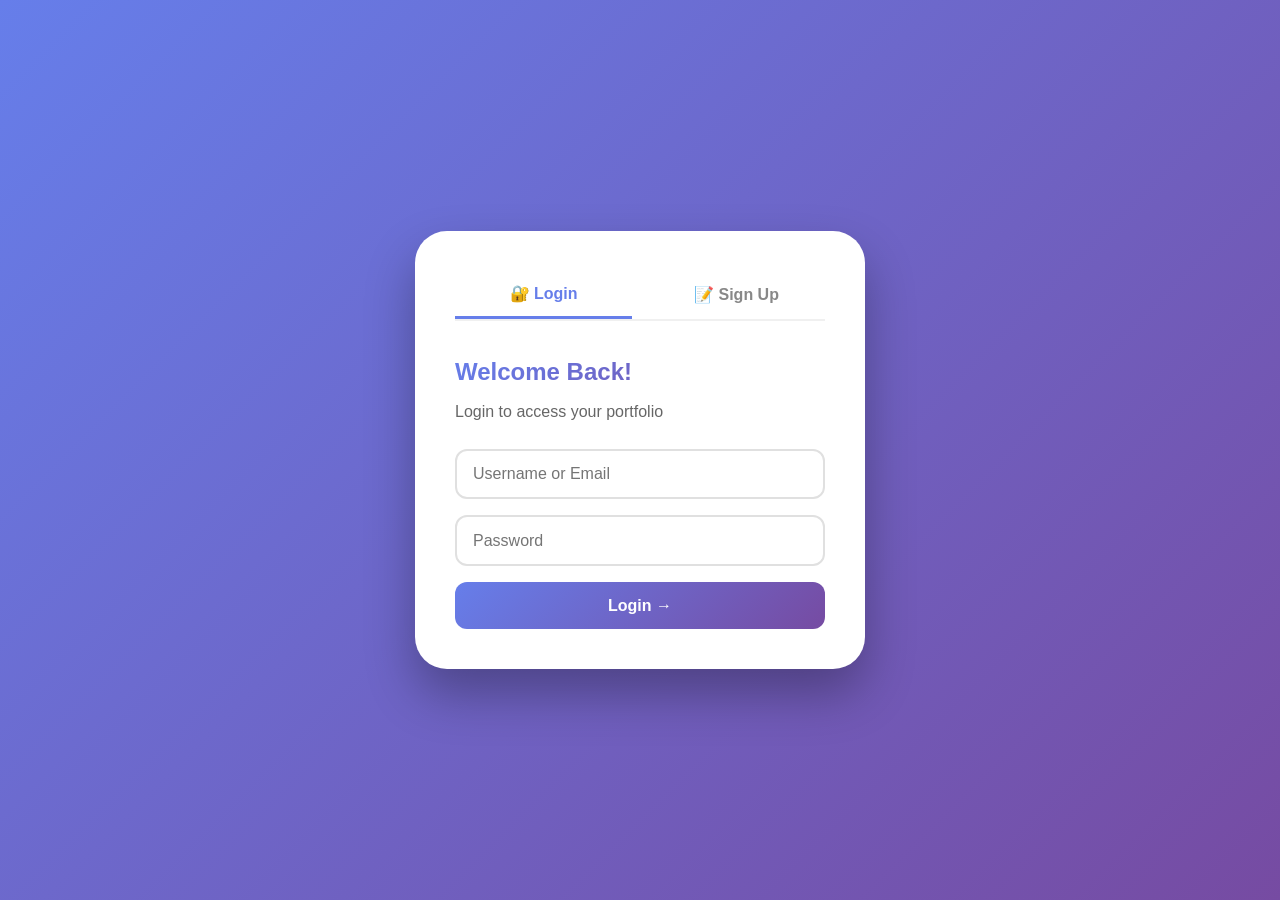
<file: index.html>
<!DOCTYPE html>
<html lang="en">
<head>
    <link rel="stylesheet" href="style.css">
    <meta charset="UTF-8">
    <meta name="viewport" content="width=device-width, initial-scale=1.0">
    <title>Login | Student Portfolio Hub</title>
    <style>
        * {
            margin: 0;
            padding: 0;
            box-sizing: border-box;
        }

        body {
            font-family: 'Poppins', 'Segoe UI', sans-serif;
            background: linear-gradient(135deg, #667eea 0%, #764ba2 100%);
            min-height: 100vh;
            display: flex;
            align-items: center;
            justify-content: center;
            padding: 2rem;
        }

        .auth-container {
            background: white;
            border-radius: 32px;
            padding: 2.5rem;
            max-width: 450px;
            width: 100%;
            box-shadow: 0 25px 50px rgba(0,0,0,0.3);
        }

        .auth-tabs {
            display: flex;
            gap: 1rem;
            margin-bottom: 2rem;
            border-bottom: 2px solid #f0f0f0;
        }

        .tab-btn {
            flex: 1;
            padding: 0.8rem;
            background: none;
            border: none;
            font-size: 1rem;
            font-weight: 600;
            cursor: pointer;
            color: #888;
            transition: all 0.3s;
        }

        .tab-btn.active {
            color: #667eea;
            border-bottom: 3px solid #667eea;
        }

        .auth-form {
            display: none;
        }

        .auth-form.active {
            display: block;
            animation: fadeScale 0.3s ease;
        }

        @keyframes fadeScale {
            from { opacity: 0; transform: scale(0.98); }
            to { opacity: 1; transform: scale(1); }
        }

        .auth-form h2 {
            margin-bottom: 0.5rem;
            background: linear-gradient(135deg, #667eea, #764ba2);
            -webkit-background-clip: text;
            -webkit-text-fill-color: transparent;
            background-clip: text;
        }

        .auth-form p {
            color: #666;
            margin-bottom: 1.5rem;
        }

        .auth-input {
            width: 100%;
            padding: 0.9rem 1rem;
            margin-bottom: 1rem;
            border: 2px solid #e0e0e0;
            border-radius: 12px;
            font-size: 1rem;
            transition: all 0.3s;
        }

        .auth-input:focus {
            outline: none;
            border-color: #667eea;
            box-shadow: 0 0 0 3px rgba(102,126,234,0.2);
        }

        .auth-btn {
            width: 100%;
            padding: 0.9rem;
            background: linear-gradient(135deg, #667eea, #764ba2);
            color: white;
            border: none;
            border-radius: 12px;
            font-weight: 600;
            font-size: 1rem;
            cursor: pointer;
            transition: transform 0.2s;
        }

        .auth-btn:hover {
            transform: translateY(-2px);
        }

        .auth-btn:disabled {
            opacity: 0.7;
            cursor: not-allowed;
        }

        .message {
            margin-top: 1rem;
            padding: 0.8rem;
            border-radius: 12px;
            display: none;
        }

        .message.error {
            background: #fee2e2;
            color: #dc2626;
            display: block;
        }

        .message.success {
            background: #dcfce7;
            color: #16a34a;
            display: block;
        }

        .loading-spinner {
            display: inline-block;
            width: 18px;
            height: 18px;
            border: 2px solid rgba(255,255,255,.3);
            border-radius: 50%;
            border-top-color: white;
            animation: spin 0.8s linear infinite;
            margin-right: 8px;
            vertical-align: middle;
        }

        @keyframes spin {
            to { transform: rotate(360deg); }
        }

        .modal {
            display: none;
            position: fixed;
            z-index: 9999;
            left: 0;
            top: 0;
            width: 100%;
            height: 100%;
            background-color: rgba(0, 0, 0, 0.6);
            align-items: center;
            justify-content: center;
        }

        .modal.show {
            display: flex;
        }

        .modal-content {
            background: white;
            border-radius: 20px;
            width: 90%;
            max-width: 500px;
            max-height: 80vh;
            overflow-y: auto;
            animation: fadeScale 0.3s ease;
        }

        .modal-header {
            padding: 1.5rem;
            border-bottom: 2px solid #f0f0f0;
            display: flex;
            justify-content: space-between;
            align-items: center;
        }

        .modal-header h3 {
            color: #667eea;
        }

        .close-btn {
            font-size: 1.5rem;
            cursor: pointer;
            color: #888;
            transition: color 0.2s;
        }

        .close-btn:hover {
            color: #dc2626;
        }

        .modal-body {
            padding: 1.5rem;
        }

        .modal-body p {
            margin-bottom: 1rem;
            line-height: 1.6;
        }

        .modal-footer {
            padding: 1rem 1.5rem 1.5rem;
        }
    </style>
</head>
<body>
    <div class="auth-container">
        <div class="auth-tabs">
            <button class="tab-btn active" data-tab="login">🔐 Login</button>
            <button class="tab-btn" data-tab="signup">📝 Sign Up</button>
        </div>
        
        <div id="loginForm" class="auth-form active">
            <h2>Welcome Back!</h2>
            <p>Login to access your portfolio</p>
            <input type="text" id="loginUsername" class="auth-input" placeholder="Username or Email">
            <input type="password" id="loginPassword" class="auth-input" placeholder="Password">
            <button id="loginBtn" class="auth-btn">Login →</button>
            <div id="loginMessage" class="message"></div>
        </div>
        
        <div id="signupForm" class="auth-form">
            <h2>Create Account</h2>
            <p>Join the student community</p>
            <input type="text" id="signupFullname" class="auth-input" placeholder="Full Name">
            <input type="text" id="signupUsername" class="auth-input" placeholder="Username">
            <input type="email" id="signupEmail" class="auth-input" placeholder="Email">
            <input type="password" id="signupPassword" class="auth-input" placeholder="Password (min 6 chars)">
            <input type="password" id="signupConfirm" class="auth-input" placeholder="Confirm Password">
            <label style="display:flex; gap:8px; margin-bottom:1rem; font-size:0.9rem;">
                <input type="checkbox" id="termsCheckbox">
                <span>
                    I agree to the 
                    <a href="#" id="openTerms" style="color:#667eea; font-weight:600;">
                        Terms and Conditions
                    </a>
                </span>
            </label>
            <button id="signupBtn" class="auth-btn">Create Account →</button>
            <div id="signupMessage" class="message"></div>
        </div>
    </div>

    <div id="termsModal" class="modal">
        <div class="modal-content">
            <div class="modal-header">
                <h3>Terms and Conditions</h3>
                <span class="close-btn" id="closeModal">&times;</span>
            </div>
            <div class="modal-body">
                <p><strong>1. Acceptance of Terms</strong><br>
                By accessing and using this website, users agree to comply with these Terms and Conditions.</p>

                <p><strong>2. User Content</strong><br>
                Students are responsible for the accuracy of their content. Offensive or illegal content is not allowed.</p>

                <p><strong>3. Privacy</strong><br>
                Personal data will be handled responsibly. Avoid sharing sensitive information.</p>

                <p><strong>4. Intellectual Property</strong><br>
                Students own their content but allow the platform to display it.</p>

                <p><strong>5. Prohibited Activities</strong><br>
                No hacking, false info, or misuse of the platform.</p>

                <p><strong>6. Limitation of Liability</strong><br>
                The platform is not responsible for damages from usage.</p>

                <p><strong>7. Changes to Terms</strong><br>
                Terms may change anytime. Continued use means acceptance.</p>
            </div>
            <div class="modal-footer">
                <button id="acceptTerms" class="auth-btn">Accept</button>
            </div>
        </div>
    </div>

    <script>
        // IMPORTANT: I-replace ito ng URL ng iyong Google Apps Script Web App URL
        // Replace this with your newly deployed Web App URL
const SCRIPT_URL = "https://script.google.com/macros/s/AKfycbzauMrjVRviUnh2Uq7tsBl5KA5YsFTPwzG-XX1ZOJA1tY9202jiz48Tbrlv_Tsp7_0Jug/exec";
        
async function callApi(action, data = {}) {
    const payload = { action, ...data };
    
    try {
        const response = await fetch(SCRIPT_URL, {
            method: 'POST',
            mode: 'cors', // Change this to 'cors'
            headers: {
                // Using text/plain avoids the security "preflight" check 
                // that usually causes the 405 error on GitHub
                'Content-Type': 'text/plain;charset=utf-8' 
            },
            body: JSON.stringify(payload)
        });
        
        // This parses the response from your Google Sheet
        return await response.json();
    } catch (error) {
        console.error('Connection Error:', error);
        throw error;
    }
}
        
        function showMessage(element, text, type) {
            element.textContent = text;
            element.className = `message ${type}`;
            element.style.display = 'block';
            setTimeout(() => {
                element.style.display = 'none';
            }, 4000);
        }
        
        async function handleSignup() {
            const fullname = document.getElementById('signupFullname').value.trim();
            const username = document.getElementById('signupUsername').value.trim();
            const email = document.getElementById('signupEmail').value.trim();
            const password = document.getElementById('signupPassword').value;
            const confirm = document.getElementById('signupConfirm').value;
            const termsChecked = document.getElementById('termsCheckbox').checked;
            
            if (!fullname || !username || !email || !password) {
                showMessage(document.getElementById('signupMessage'), '❌ Please fill all fields', 'error');
                return;
            }
            if (password !== confirm) {
                showMessage(document.getElementById('signupMessage'), '❌ Passwords do not match', 'error');
                return;
            }
            if (password.length < 6) {
                showMessage(document.getElementById('signupMessage'), '❌ Password must be at least 6 characters', 'error');
                return;
            }
            if (!termsChecked) {
                showMessage(document.getElementById('signupMessage'), '❌ You must agree to the Terms and Conditions', 'error');
                return;
            }
            
            const signupBtn = document.getElementById('signupBtn');
            signupBtn.disabled = true;
            signupBtn.innerHTML = '<span class="loading-spinner"></span> Creating...';
            
            try {
                const result = await callApi('signup', { fullname, username, email, password });
                
                if (result.success) {
                    showMessage(document.getElementById('signupMessage'), '✅ Account created! Please login.', 'success');
                    setTimeout(() => {
                        document.querySelector('[data-tab="login"]').click();
                        document.getElementById('loginUsername').value = username;
                    }, 1500);
                } else {
                    showMessage(document.getElementById('signupMessage'), '❌ ' + result.message, 'error');
                }
            } catch (error) {
                showMessage(document.getElementById('signupMessage'), '❌ Connection error: ' + error.message, 'error');
            } finally {
                signupBtn.disabled = false;
                signupBtn.innerHTML = 'Create Account →';
            }
        }
        
                // Modal functionality
        const modal = document.getElementById('termsModal');
        const openTerms = document.getElementById('openTerms');
        const closeModal = document.getElementById('closeModal');
        const acceptTerms = document.getElementById('acceptTerms');
        const checkbox = document.getElementById('termsCheckbox');

        openTerms.addEventListener('click', (e) => {
            e.preventDefault();
            modal.classList.add('show');
        });

        closeModal.addEventListener('click', () => {
            modal.classList.remove('show');
        });

        async function handleLogin() {
            const username = document.getElementById('loginUsername').value.trim();
            const password = document.getElementById('loginPassword').value;
            
            if (!username || !password) {
                showMessage(document.getElementById('loginMessage'), '❌ Enter username/email and password', 'error');
                return;
            }
            
            const loginBtn = document.getElementById('loginBtn');
            loginBtn.disabled = true;
            loginBtn.innerHTML = '<span class="loading-spinner"></span> Logging in...';
            
            try {
                const result = await callApi('login', { username, password });
                
                if (result.success && result.user) {
                    localStorage.setItem('currentUser', JSON.stringify(result.user));
                    window.location.href = 'dashboard.html';
                } else {
                    showMessage(document.getElementById('loginMessage'), '❌ ' + (result.message || 'Invalid credentials'), 'error');
                }
            } catch (error) {
                showMessage(document.getElementById('loginMessage'), '❌ Connection error: ' + error.message, 'error');
            } finally {
                loginBtn.disabled = false;
                loginBtn.innerHTML = 'Login →';
            }
        }
        
        document.querySelectorAll('.tab-btn').forEach(btn => {
            btn.addEventListener('click', () => {
                const tab = btn.dataset.tab;
                document.querySelectorAll('.tab-btn').forEach(b => b.classList.remove('active'));
                btn.classList.add('active');
                document.getElementById('loginForm').classList.toggle('active', tab === 'login');
                document.getElementById('signupForm').classList.toggle('active', tab === 'signup');
                document.getElementById('loginMessage').style.display = 'none';
                document.getElementById('signupMessage').style.display = 'none';
            });
        });
        
        document.getElementById('loginBtn').addEventListener('click', handleLogin);
        document.getElementById('signupBtn').addEventListener('click', handleSignup);
        
        document.getElementById('loginPassword').addEventListener('keypress', (e) => {
            if (e.key === 'Enter') handleLogin();
        });
        document.getElementById('signupConfirm').addEventListener('keypress', (e) => {
            if (e.key === 'Enter') handleSignup();
        });
        

        acceptTerms.addEventListener('click', () => {
            checkbox.checked = true;
            modal.classList.remove('show');
        });

        window.addEventListener('click', (e) => {
            if (e.target === modal) {
                modal.classList.remove('show');
            }
        });
    </script>
</body>
</html>
</file>
<file: style.css>
* {
    margin: 0;
    padding: 0;
    box-sizing: border-box;
}

body {
    font-family: 'Poppins', 'Segoe UI', sans-serif;
    line-height: 1.6;
    color: #2d2d2d;
    overflow-x: hidden;
    background: #fafafa;
}

::-webkit-scrollbar {
    width: 10px;
}
::-webkit-scrollbar-track {
    background: #f1f1f1;
}
::-webkit-scrollbar-thumb {
    background: linear-gradient(45deg, #667eea 0%, #764ba2 100%);
    border-radius: 5px;
}

nav {
    position: fixed;
    top: 0;
    width: 100%;
    background: rgba(255, 255, 255, 0.96);
    backdrop-filter: blur(10px);
    z-index: 1000;
    padding: 1rem 0;
    box-shadow: 0 2px 20px rgba(0,0,0,0.08);
    transition: all 0.3s ease;
}

nav.scrolled {
    padding: 0.7rem 0;
    background: white;
    box-shadow: 0 2px 25px rgba(0,0,0,0.1);
}

.nav-container {
    max-width: 1200px;
    margin: 0 auto;
    display: flex;
    justify-content: space-between;
    align-items: center;
    padding: 0 2rem;
}

.logo {
    font-size: 1.5rem;
    font-weight: 700;
    background: linear-gradient(135deg, #667eea 0%, #764ba2 100%);
    -webkit-background-clip: text;
    -webkit-text-fill-color: transparent;
    background-clip: text;
}

.nav-links {
    display: flex;
    list-style: none;
    gap: 2rem;
    align-items: center;
}

.nav-links a {
    text-decoration: none;
    color: #2d2d2d;
    font-weight: 500;
    transition: color 0.3s ease;
}

.nav-links a:hover {
    color: #667eea;
}

.user-badge {
    background: #f0eef7;
    padding: 0.4rem 1rem;
    border-radius: 30px;
    font-weight: 500;
    color: #5a4fcf;
}

.btn-logout {
    background: #fee2e2;
    border: none;
    padding: 0.4rem 1.2rem;
    border-radius: 30px;
    cursor: pointer;
    color: #dc2626;
    font-weight: 500;
    transition: 0.2s;
}

.btn-logout:hover {
    background: #fecaca;
}

.hamburger {
    display: none;
    flex-direction: column;
    cursor: pointer;
    gap: 5px;
}

.hamburger span {
    width: 25px;
    height: 3px;
    background: #2d2d2d;
    transition: 0.3s;
    border-radius: 2px;
}

.container {
    max-width: 1200px;
    margin: 0 auto;
    padding: 2rem;
}

.card {
    background: white;
    border-radius: 24px;
    padding: 1.5rem;
    box-shadow: 0 10px 30px rgba(0,0,0,0.1);
    margin-bottom: 1.5rem;
}

.card-header {
    display: flex;
    align-items: center;
    gap: 1rem;
    padding-bottom: 1rem;
    border-bottom: 2px solid #f0f0f0;
}

.avatar {
    width: 60px;
    height: 60px;
    background: linear-gradient(135deg, #667eea, #764ba2);
    border-radius: 50%;
    display: flex;
    align-items: center;
    justify-content: center;
    font-size: 1.8rem;
    font-weight: bold;
    color: white;
}

.students-grid {
    display: grid;
    grid-template-columns: repeat(auto-fill, minmax(320px, 1fr));
    gap: 1.5rem;
}

.student-card {
    background: white;
    border-radius: 20px;
    padding: 1.5rem;
    text-align: center;
    cursor: pointer;
    transition: transform 0.3s, box-shadow 0.3s;
    box-shadow: 0 5px 20px rgba(0,0,0,0.1);
}

.student-card:hover {
    transform: translateY(-5px);
    box-shadow: 0 15px 35px rgba(0,0,0,0.15);
}

.student-avatar {
    width: 80px;
    height: 80px;
    background: linear-gradient(135deg, #667eea, #764ba2);
    border-radius: 50%;
    display: flex;
    align-items: center;
    justify-content: center;
    font-size: 2rem;
    font-weight: bold;
    color: white;
    margin: 0 auto 1rem;
    object-fit: cover;
}

.search-container {
    margin-bottom: 2rem;
}

.search-input {
    width: 100%;
    max-width: 500px;
    padding: 1rem 1.5rem;
    border: 2px solid #e2e8f0;
    border-radius: 50px;
    font-size: 1rem;
    outline: none;
    transition: all 0.3s;
}

.search-input:focus {
    border-color: #667eea;
    box-shadow: 0 0 0 3px rgba(102,126,234,0.2);
}

.skill-tag {
    display: inline-block;
    background: #e0e7ff;
    padding: 0.3rem 0.8rem;
    border-radius: 20px;
    font-size: 0.8rem;
    margin: 0.2rem;
    color: #4f46e5;
}

.loading-spinner {
    display: inline-block;
    width: 18px;
    height: 18px;
    border: 2px solid #e2e8f0;
    border-radius: 50%;
    border-top-color: #667eea;
    animation: spin 0.8s linear infinite;
    margin-right: 8px;
}

@keyframes spin {
    to { transform: rotate(360deg); }
}

/* Additional styles for dashboard and editor */
.profile-large-avatar {
    width: 150px;
    height: 150px;
    background: rgba(255,255,255,0.2);
    border-radius: 50%;
    display: flex;
    align-items: center;
    justify-content: center;
    font-size: 3.5rem;
    font-weight: bold;
    margin: 0 auto 1rem;
    border: 4px solid white;
    object-fit: cover;
    position: relative;
    z-index: 1;
}

.btn-edit, .btn-view-students, .btn-secondary, .btn-primary {
    display: inline-block;
    padding: 0.8rem 1.5rem;
    border-radius: 40px;
    text-decoration: none;
    font-weight: 600;
    transition: transform 0.2s;
    cursor: pointer;
    border: none;
}

.btn-edit {
    background: white;
    color: #667eea;
    border: 2px solid white;
}

.btn-view-students {
    background: rgba(255,255,255,0.2);
    color: white;
    border: 2px solid white;
}

.btn-secondary {
    background: #e2e8f0;
    color: #4a5568;
}

.btn-primary {
    background: linear-gradient(135deg, #667eea, #764ba2);
    color: white;
}

.btn-edit:hover, .btn-view-students:hover, .btn-secondary:hover, .btn-primary:hover {
    transform: translateY(-2px);
}

.project-card {
    background: #f8fafc;
    padding: 1rem;
    border-radius: 12px;
    margin-bottom: 1rem;
    border-left: 4px solid #667eea;
}

.achievement-badge {
    display: inline-block;
    background: #fef3c7;
    padding: 0.4rem 1rem;
    border-radius: 20px;
    margin: 0.3rem;
    font-size: 0.85rem;
}

.contact-info {
    display: flex;
    align-items: center;
    gap: 1rem;
    flex-wrap: wrap;
    background: #f8fafc;
    padding: 1rem;
    border-radius: 12px;
}

@media (max-width: 768px) {
    .nav-links {
        position: fixed;
        left: -100%;
        top: 70px;
        flex-direction: column;
        background: white;
        width: 100%;
        text-align: center;
        transition: 0.3s;
        padding: 2rem 0;
        gap: 1.5rem;
        box-shadow: 0 10px 20px rgba(0,0,0,0.1);
    }
    .nav-links.active {
        left: 0;
    }
    .hamburger {
        display: flex;
    }
    .hamburger.active span:nth-child(1) {
        transform: rotate(45deg) translate(5px, 5px);
    }
    .hamburger.active span:nth-child(2) {
        opacity: 0;
    }
    .hamburger.active span:nth-child(3) {
        transform: rotate(-45deg) translate(7px, -6px);
    }
    .container {
        padding: 1rem;
    }
    .students-grid {
        grid-template-columns: 1fr;
    }
}
</file>
